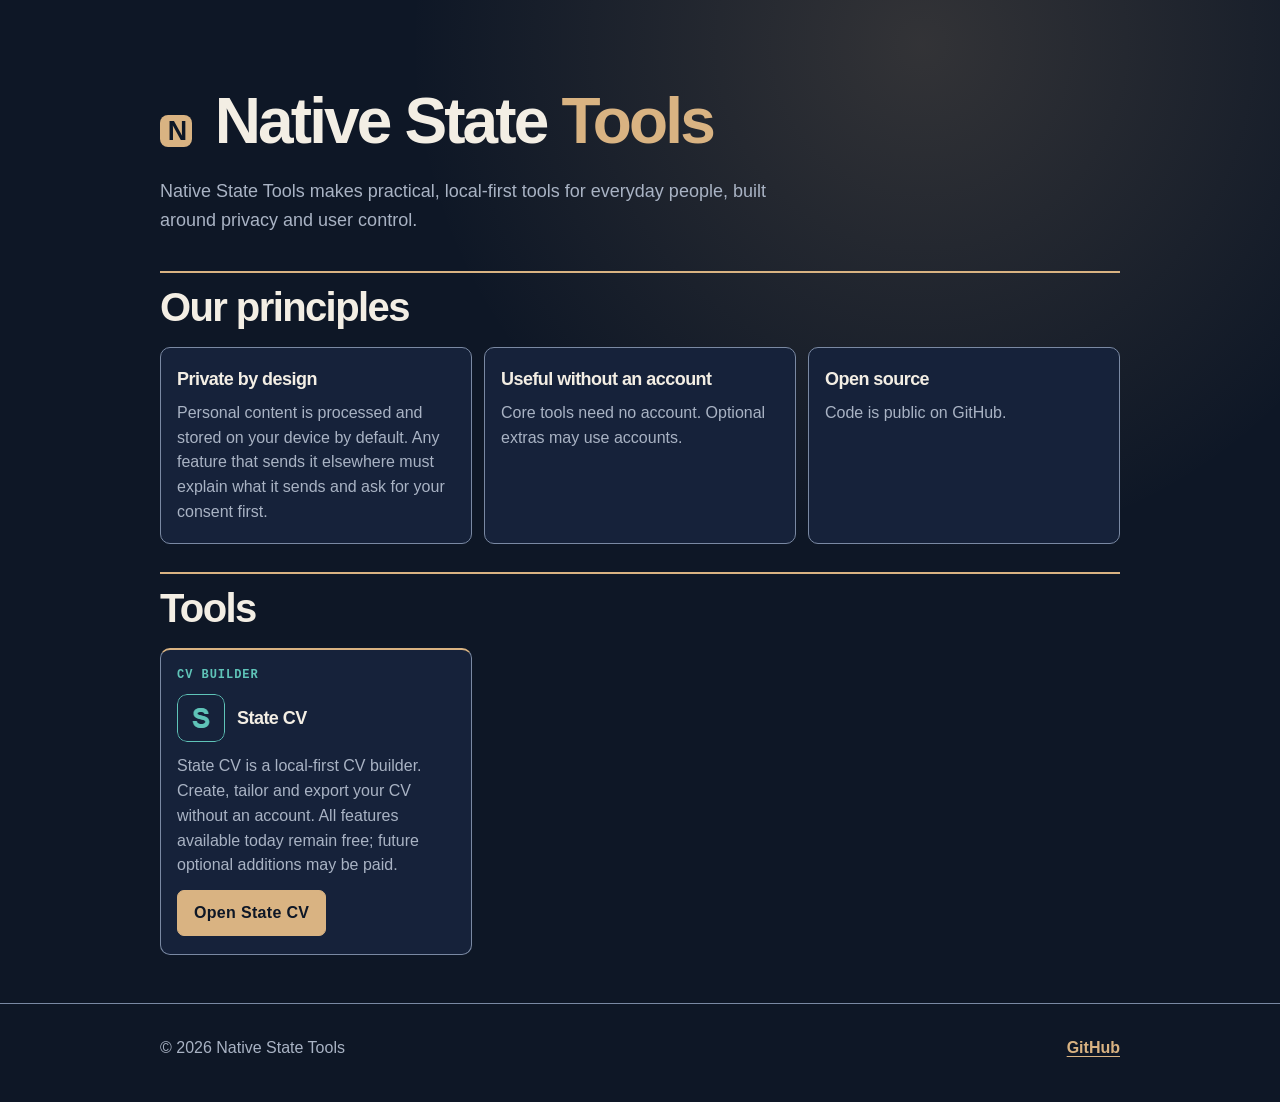
<file: index.html>
<!doctype html>
<html lang="en">
<head>
  <meta charset="UTF-8" />
  <meta name="viewport" content="width=device-width, initial-scale=1.0" />
  <meta http-equiv="Content-Security-Policy" content="default-src 'self'; img-src 'self' data:; style-src 'self'; script-src 'self'; base-uri 'none'; form-action 'none'; object-src 'none'" />
  <meta name="description" content="Native State Tools makes practical, local-first tools for everyday people, built around privacy and user control." />
  <meta name="theme-color" content="#0E1726" />
  <title>Native State Tools</title>
  <link rel="icon" href="data:image/svg+xml,%3Csvg viewBox='0 0 32 32'%3E%3Crect width='32' height='32' rx='7' fill='%23D9B382'/%3E%3Ctext x='16' y='22' text-anchor='middle' font-family='Arial' font-size='18' font-weight='700' fill='%230E1726'%3EN%3C/text%3E%3C/svg%3E" />
  <link rel="stylesheet" href="styles.css" />
</head>
<body>
  <header class="site-header">
    <div class="glow glow-one" aria-hidden="true"></div>
    <div class="glow glow-two" aria-hidden="true"></div>
    <div class="wrap">
      <h1 class="brand"><span class="brand-mark" aria-hidden="true">N</span> Native State <b>Tools</b></h1>
      <p class="tagline">Native State Tools makes practical, local-first tools for everyday people, built around privacy and user control.</p>
    </div>
  </header>
  <main>
    <section class="band" aria-labelledby="principles-heading">
      <div class="wrap">
        <h2 id="principles-heading">Our principles</h2>
        <ul class="principle-list">
          <li class="principle">
            <h3>Private by design</h3>
            <p>Personal content is processed and stored on your device by default. Any feature that sends it elsewhere must explain what it sends and ask for your consent first.</p>
          </li>
          <li class="principle">
            <h3>Useful without an account</h3>
            <p>Core tools need no account. Optional extras may use accounts.</p>
          </li>
          <li class="principle">
            <h3>Open source</h3>
            <p>Code is public on GitHub.</p>
          </li>
        </ul>
      </div>
    </section>
    <section class="band" aria-labelledby="tools-heading">
      <div class="wrap">
        <h2 id="tools-heading">Tools</h2>
        <ul class="tool-list">
          <li>
            <article class="tool-card">
              <p class="tool-tag">CV builder</p>
              <div class="tool-heading">
                <img src="icon.png" width="48" height="48" alt="" />
                <h3>State CV</h3>
              </div>
              <p>State CV is a local-first CV builder. Create, tailor and export your CV without an account. All features available today remain free; future optional additions may be paid.</p>
              <a class="button button-accent" href="https://cv.nativestatetools.com/">Open State CV</a>
            </article>
          </li>
        </ul>
      </div>
    </section>
  </main>
  <footer class="site-footer">
    <div class="wrap footer-inner">
      <p>© 2026 Native State Tools</p>
      <a href="https://github.com/native-state-tools">GitHub</a>
    </div>
  </footer>
</body>
</html>
</file>
<file: styles.css>
:root {
  --ink: #F3EEE4;
  --muted: #A9B3C4;
  --line: #7A89A3;
  --control-border: #7A89A3;
  --focus-ring: #E6C594;
  --paper: #16223A;
  --canvas: #0E1726;
  --accent: #D9B382;
  --cv-accent: #5FC4B8;
}

* { box-sizing: border-box; }

html { color-scheme: dark; scroll-behavior: smooth; }

body {
  background: radial-gradient(circle at 72% 4%, rgba(217, 179, 130, .18), transparent 32rem), var(--canvas);
  color: var(--ink);
  display: flex;
  flex-direction: column;
  font-family: "Segoe UI", Tahoma, sans-serif;
  line-height: 1.5;
  margin: 0;
  min-height: 100vh;
  overflow-wrap: break-word;
}

img { display: block; max-width: 100%; }

.wrap {
  margin: 0 auto;
  width: min(960px, calc(100% - 40px));
}

.site-header {
  overflow: hidden;
  padding: 88px 0 36px;
  position: relative;
}

.glow {
  border-radius: 50%;
  height: 500px;
  pointer-events: none;
  position: absolute;
  width: 500px;
}

.glow-one { right: -170px; top: -220px; }
.glow-two { bottom: -420px; left: -260px; }

h1, h2, h3, .brand-mark {
  font-family: "Trebuchet MS", "Segoe UI", sans-serif;
}

h1 {
  font-size: clamp(32px, 8vw, 64px);
  font-weight: 600;
  letter-spacing: -.045em;
  line-height: 1.05;
  margin: 0;
}

.brand b { color: var(--accent); font-weight: 600; }

.brand-mark {
  align-items: center;
  background: var(--accent);
  border-radius: 8px;
  color: var(--canvas);
  display: inline-flex;
  font-size: .42em;
  font-weight: 700;
  height: 1.2em;
  justify-content: center;
  margin-right: .28em;
  vertical-align: .12em;
  width: 1.2em;
}

.tagline {
  color: var(--muted);
  font-size: 18px;
  line-height: 1.6;
  margin: 22px 0 0;
  max-width: 38rem;
}

main { flex: 1 0 auto; }

.band { padding: 0 0 28px; }

.band > .wrap,
.missing > .wrap {
  border-top: 2px solid var(--accent);
  padding-top: 12px;
}

h2 {
  font-size: clamp(28px, 4vw, 40px);
  font-weight: 600;
  letter-spacing: -.04em;
  line-height: 1.1;
  margin: 0 0 18px;
}

h3 {
  font-size: 18px;
  letter-spacing: -.03em;
  margin: 0;
}

.eyebrow {
  color: var(--accent);
  font-family: Consolas, "Courier New", monospace;
  font-size: 12px;
  letter-spacing: .08em;
  margin: 0 0 14px;
  text-transform: uppercase;
}

.principle-list,
.tool-list {
  display: grid;
  gap: 12px;
  list-style: none;
  margin: 0;
  padding: 0;
}

.principle-list { grid-template-columns: repeat(3, minmax(0, 1fr)); }

.tool-list { grid-template-columns: repeat(auto-fill, minmax(min(100%, 280px), 1fr)); }

.principle,
.tool-card {
  background: var(--paper);
  border: 1px solid var(--control-border);
  border-radius: 10px;
  min-width: 0;
  padding: 18px 16px;
}

.principle p,
.tool-card > p:not(.tool-tag) {
  color: var(--muted);
  font-size: 16px;
  line-height: 1.55;
  margin: 8px 0 0;
}

.tool-card {
  border-top: 2px solid var(--accent);
  display: flex;
  flex-direction: column;
  align-items: flex-start;
  gap: 12px;
  transition: background .2s, border-color .2s, transform .2s;
}

.tool-card > p:not(.tool-tag) { flex: 1 1 auto; margin: 0; }

.tool-card:hover {
  background: linear-gradient(rgba(217, 179, 130, .14), rgba(217, 179, 130, .14)), var(--paper);
  border-color: var(--focus-ring);
  border-top-color: var(--accent);
  transform: translateY(-3px);
}

.tool-card .tool-tag {
  color: var(--cv-accent);
  font-family: Consolas, "Courier New", monospace;
  font-size: 12px;
  font-weight: 700;
  letter-spacing: .08em;
  line-height: 1.2;
  margin: 0;
  text-transform: uppercase;
}

.tool-heading {
  align-items: center;
  display: flex;
  gap: 12px;
}

.tool-heading img { border-radius: 10px; height: 48px; width: 48px; }

.button {
  align-items: center;
  border: 1px solid var(--control-border);
  border-radius: 7px;
  display: inline-flex;
  font-size: 16px;
  font-weight: 800;
  justify-content: center;
  letter-spacing: .02em;
  min-height: 44px;
  padding: 10px 16px;
  text-decoration: none;
  transition: transform .18s, background .18s;
}

.button:hover { transform: translateY(-1px); }

.button-accent {
  background: var(--accent);
  border-color: var(--accent);
  color: var(--canvas);
}

.button-accent:hover {
  background: var(--focus-ring);
  border-color: var(--focus-ring);
}

.site-footer {
  border-top: 1px solid var(--line);
  margin-top: 20px;
  padding: 22px 0 32px;
}

.footer-inner {
  align-items: center;
  display: flex;
  flex-wrap: wrap;
  gap: 8px 24px;
  justify-content: space-between;
}

.site-footer p { color: var(--muted); margin: 0; }

.site-footer a {
  align-items: center;
  color: var(--accent);
  display: inline-flex;
  font-weight: 700;
  min-height: 44px;
  text-underline-offset: 3px;
}

.missing {
  padding: 72px 0;
}

.missing h1 { margin: 0 0 16px; }

.missing p:not(.eyebrow) {
  color: var(--muted);
  font-size: 18px;
  line-height: 1.55;
  margin: 0 0 28px;
  max-width: 36rem;
}

:where(a, button):focus-visible {
  outline: 3px solid var(--focus-ring);
  outline-offset: 2px;
}

@media (max-width: 700px) {
  .wrap { width: min(960px, calc(100% - 32px)); }
  .site-header { padding: 48px 0 20px; }
  .tagline, .missing p:not(.eyebrow) { font-size: 16px; }
  .principle-list { grid-template-columns: minmax(0, 1fr); }
}

@media (prefers-reduced-motion: reduce) {
  *, *::before, *::after {
    animation-duration: .01ms !important;
    animation-iteration-count: 1 !important;
    scroll-behavior: auto !important;
    transition-duration: .01ms !important;
  }

  .tool-card:hover,
  .button:hover { transform: none; }
}
</file>
